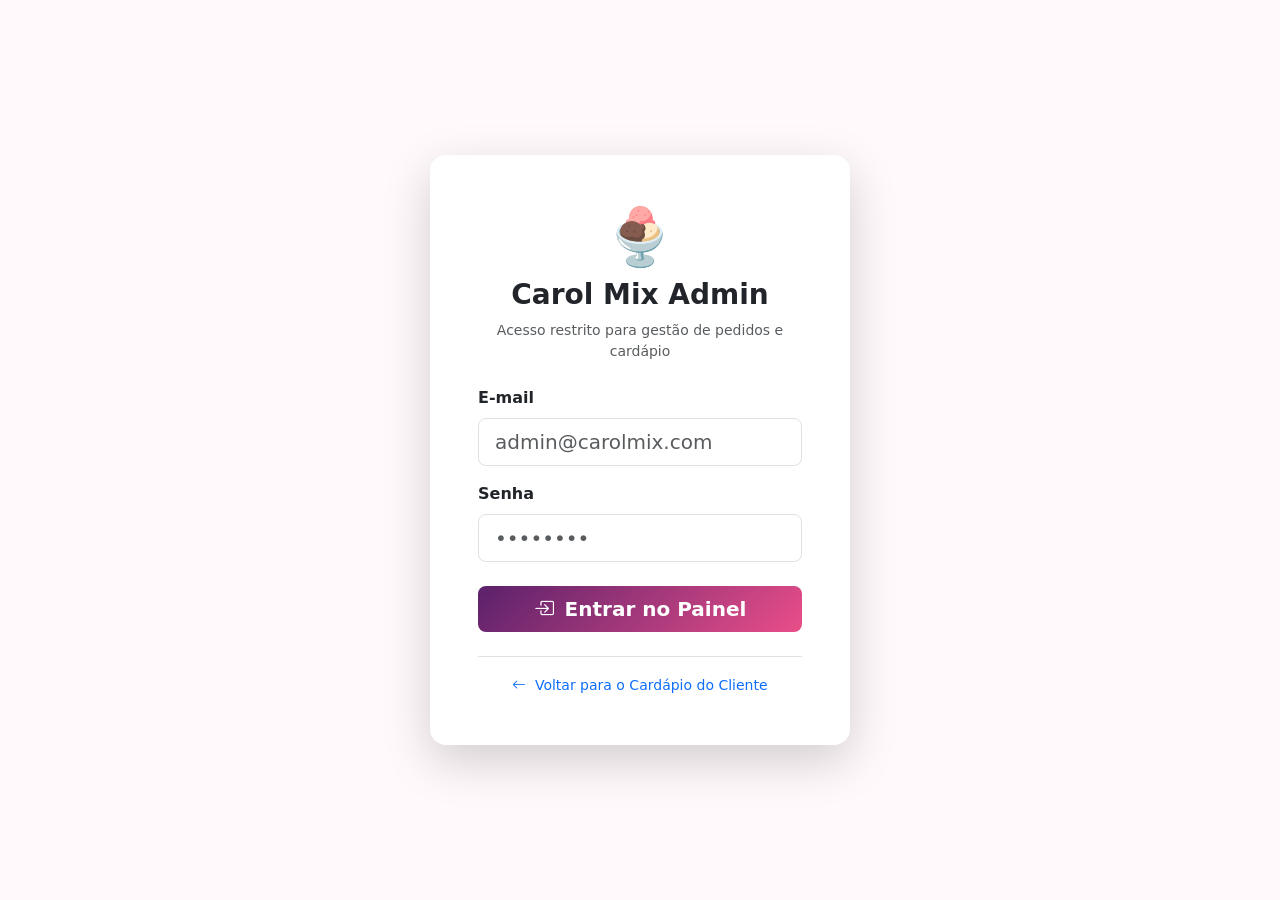
<file: frontend/admin.html>
<!DOCTYPE html>
<html lang="pt-BR">
<head>
  <meta charset="UTF-8" />
  <meta name="viewport" content="width=device-width, initial-scale=1.0" />
  <title>Carol Mix - Painel Administrativo</title>
  <link href="https://cdn.jsdelivr.net/npm/bootstrap@5.3.3/dist/css/bootstrap.min.css" rel="stylesheet" />
  <link href="https://cdn.jsdelivr.net/npm/bootstrap-icons@1.11.3/font/bootstrap-icons.min.css" rel="stylesheet" />
  <link href="css/styles.css" rel="stylesheet" />
</head>
<body>
  <!-- TELA DE LOGIN -->
  <section id="loginSection" class="min-vh-100 d-flex align-items-center justify-content-center p-3">
    <div class="card border-0 shadow-lg rounded-4" style="max-width: 420px; width: 100%;">
      <div class="card-body p-4 p-md-5">
        <div class="text-center mb-4">
          <div class="display-4">🍨</div>
          <h3 class="fw-bold mt-2">Carol Mix Admin</h3>
          <p class="text-muted small">Acesso restrito para gestão de pedidos e cardápio</p>
        </div>

        <div id="loginError" class="alert alert-danger py-2 small d-none"></div>

        <form id="loginForm">
          <div class="mb-3">
            <label class="form-label fw-semibold">E-mail</label>
            <input type="email" id="loginEmail" class="form-control form-control-lg" required placeholder="admin@carolmix.com" />
          </div>
          <div class="mb-4">
            <label class="form-label fw-semibold">Senha</label>
            <input type="password" id="loginPassword" class="form-control form-control-lg" required placeholder="••••••••" />
          </div>
          <button type="submit" class="btn btn-cm-primary btn-lg w-100" id="btnLogin">
            <i class="bi bi-box-arrow-in-right me-1"></i> Entrar no Painel
          </button>
        </form>

        <div class="text-center mt-4 pt-3 border-top">
          <a href="index.html" class="text-decoration-none small">
            <i class="bi bi-arrow-left me-1"></i> Voltar para o Cardápio do Cliente
          </a>
        </div>
      </div>
    </div>
  </section>

  <!-- PAINEL ADMINISTRATIVO -->
  <section id="dashboardSection" class="d-none">
    <nav class="navbar navbar-expand-lg navbar-dark cm-navbar sticky-top">
      <div class="container-fluid px-4">
        <span class="navbar-brand fw-bold d-flex align-items-center gap-2">
          <span>🍨</span> Carol Mix - Gestão
        </span>
        <div class="d-flex align-items-center gap-2 flex-wrap">
          <span class="badge bg-light text-dark d-inline-flex align-items-center gap-1">
            <span class="ws-dot bg-secondary" id="adminWsDot"></span>
            <span id="adminWsText">Conectando...</span>
          </span>
          <button class="btn btn-outline-light btn-sm" id="btnToggleSound" title="Ativar/Desativar alerta sonoro de novos pedidos">
            <i class="bi bi-volume-up-fill me-1" id="soundIcon"></i>
            <span id="soundLabel">Som Ativo</span>
          </button>
          <a href="https://cardapio-digital-api-uxry.onrender.com/apidocs/" target="_blank" class="btn btn-outline-light btn-sm">
            <i class="bi bi-file-earmark-code me-1"></i> Swagger API
          </a>
          <a href="index.html" target="_blank" class="btn btn-outline-light btn-sm">
            <i class="bi bi-shop me-1"></i> Ver Cardápio
          </a>
          <span class="text-white small d-none d-md-inline ms-2" id="adminUserName"></span>
          <button class="btn btn-danger btn-sm" id="btnLogout">
            <i class="bi bi-box-arrow-right me-1"></i> Sair
          </button>
        </div>
      </div>
    </nav>

    <main class="container-fluid px-4 py-4">
      <!-- Abas Principais -->
      <ul class="nav nav-pills mb-4 gap-2" id="adminTabs">
        <li class="nav-item">
          <button class="nav-link active fw-semibold" data-bs-toggle="pill" data-bs-target="#tabOrders">
            <i class="bi bi-receipt-cutoff me-1"></i> Pedidos em Tempo Real
            <span class="badge bg-danger ms-1" id="pendingOrdersCount">0</span>
          </button>
        </li>
        <li class="nav-item">
          <button class="nav-link fw-semibold" data-bs-toggle="pill" data-bs-target="#tabMenu">
            <i class="bi bi-card-list me-1"></i> Gerenciar Cardápio
          </button>
        </li>
        <li class="nav-item">
          <button class="nav-link fw-semibold" data-bs-toggle="pill" data-bs-target="#tabAddons">
            <i class="bi bi-plus-circle-dotted me-1"></i> Adicionais
          </button>
        </li>
      </ul>

      <div class="tab-content">
        <!-- PEDIDOS -->
        <div class="tab-pane fade show active" id="tabOrders">
          <div class="d-flex flex-wrap justify-content-between align-items-center gap-2 mb-3">
            <div class="btn-group flex-wrap" role="group" id="statusFilterGroup">
              <button class="btn btn-outline-primary active" data-status="">Todos</button>
              <button class="btn btn-outline-primary" data-status="Recebido">Recebido</button>
              <button class="btn btn-outline-warning" data-status="Em preparo">Em preparo</button>
              <button class="btn btn-outline-success" data-status="Pronto">Pronto</button>
              <button class="btn btn-outline-secondary" data-status="Entregue">Entregue</button>
              <button class="btn btn-outline-danger" data-status="Cancelado">Cancelado</button>
            </div>
            <button class="btn btn-sm btn-outline-dark" id="btnRefreshOrders">
              <i class="bi bi-arrow-clockwise me-1"></i> Atualizar Lista
            </button>
          </div>

          <div class="row g-3" id="adminOrdersGrid"></div>
        </div>

        <!-- GERENCIAR CARDÁPIO -->
        <div class="tab-pane fade" id="tabMenu">
          <div class="d-flex justify-content-between align-items-center mb-3">
            <h5 class="fw-bold mb-0">Itens do Cardápio</h5>
            <button class="btn btn-cm-primary" id="btnNewProduct">
              <i class="bi bi-plus-lg me-1"></i> Novo Produto
            </button>
          </div>
          <div class="card border-0 shadow-sm">
            <div class="table-responsive">
              <table class="table table-hover align-middle mb-0">
                <thead class="table-light">
                  <tr>
                    <th>Foto</th>
                    <th>Produto</th>
                    <th>Categoria</th>
                    <th>Preço Base</th>
                    <th>Tamanhos / Adicionais</th>
                    <th class="text-end">Ações</th>
                  </tr>
                </thead>
                <tbody id="adminProductsTableBody"></tbody>
              </table>
            </div>
          </div>
        </div>

        <!-- ADICIONAIS -->
        <div class="tab-pane fade" id="tabAddons">
          <div class="row g-4">
            <div class="col-md-5">
              <div class="card border-0 shadow-sm p-4">
                <h5 class="fw-bold mb-3">Cadastrar Novo Adicional</h5>
                <form id="addonForm">
                  <div class="mb-3">
                    <label class="form-label fw-semibold">Nome do Adicional *</label>
                    <input type="text" id="addonName" class="form-control" required placeholder="Ex: Creme de Ovomaltine" />
                  </div>
                  <div class="mb-3">
                    <label class="form-label fw-semibold">Preço (R$) *</label>
                    <input type="number" step="0.01" min="0" id="addonPrice" class="form-control" required placeholder="4.00" />
                  </div>
                  <button type="submit" class="btn btn-cm-primary w-100">
                    <i class="bi bi-plus-circle me-1"></i> Adicionar
                  </button>
                </form>
              </div>
            </div>
            <div class="col-md-7">
              <div class="card border-0 shadow-sm">
                <div class="table-responsive">
                  <table class="table table-hover align-middle mb-0">
                    <thead class="table-light">
                      <tr>
                        <th>Adicional</th>
                        <th>Preço</th>
                        <th class="text-end">Ação</th>
                      </tr>
                    </thead>
                    <tbody id="adminAddonsTableBody"></tbody>
                  </table>
                </div>
              </div>
            </div>
          </div>
        </div>
      </div>
    </main>
  </section>

  <!-- Cadastrar / Editar Produto -->
  <div class="modal fade" id="productFormModal" tabindex="-1">
    <div class="modal-dialog modal-lg modal-dialog-scrollable">
      <div class="modal-content border-0 shadow">
        <div class="modal-header">
          <h5 class="modal-title fw-bold" id="productModalTitle">Novo Produto</h5>
          <button type="button" class="btn-close" data-bs-dismiss="modal"></button>
        </div>
        <form id="productForm">
          <div class="modal-body">
            <input type="hidden" id="prodId" />
            <div class="row g-3">
              <div class="col-md-8">
                <label class="form-label fw-semibold">Nome do Produto *</label>
                <input type="text" id="prodName" class="form-control" required />
              </div>
              <div class="col-md-4">
                <label class="form-label fw-semibold">Categoria *</label>
                <select id="prodCategory" class="form-select" required></select>
              </div>
              <div class="col-md-4">
                <label class="form-label fw-semibold">Preço Base (R$) *</label>
                <input type="number" step="0.01" min="0" id="prodPrice" class="form-control" required />
              </div>
              <div class="col-md-8">
                <label class="form-label fw-semibold">Descrição Resumida (Card) *</label>
                <input type="text" id="prodShortDesc" class="form-control" maxlength="250" required />
              </div>
              <div class="col-12">
                <label class="form-label fw-semibold">Descrição Completa *</label>
                <textarea id="prodDesc" class="form-control" rows="2" required></textarea>
              </div>
              <div class="col-12">
                <label class="form-label fw-semibold">Ingredientes *</label>
                <textarea id="prodIngredients" class="form-control" rows="2" required placeholder="Liste os ingredientes separados por vírgula"></textarea>
              </div>

              <div class="col-md-6">
                <label class="form-label fw-semibold">Imagem do Produto (Upload)</label>
                <input type="file" id="prodImageFile" class="form-control" accept="image/*" />
                <small class="text-muted">Opcional. Se vazio, será exibida uma imagem ilustrativa.</small>
              </div>
              <div class="col-md-6">
                <label class="form-label fw-semibold">Ou URL da Imagem</label>
                <input type="text" id="prodImageUrl" class="form-control" placeholder="/uploads/... ou https://..." />
              </div>

              <div class="col-12">
                <div class="form-check form-switch">
                  <input class="form-check-input" type="checkbox" id="prodAllowAddons" checked />
                  <label class="form-check-label fw-semibold" for="prodAllowAddons">
                    Permitir que o cliente escolha adicionais neste produto
                  </label>
                </div>
              </div>

              <div class="col-12">
                <label class="form-label fw-semibold">Tamanhos Opcionais (um por linha no formato: Nome=Acréscimo)</label>
                <textarea id="prodSizesText" class="form-control font-monospace small" rows="3" placeholder="300 ml=0&#10;500 ml=6&#10;700 ml=12"></textarea>
                <small class="text-muted">Deixe em branco para produtos de tamanho único (como picolés).</small>
              </div>
            </div>
          </div>
          <div class="modal-footer">
            <button type="button" class="btn btn-outline-secondary" data-bs-dismiss="modal">Cancelar</button>
            <button type="submit" class="btn btn-cm-primary" id="btnSaveProduct">
              <i class="bi bi-check-lg me-1"></i> Salvar Produto
            </button>
          </div>
        </form>
      </div>
    </div>
  </div>

  <!-- Histórico de Status do Pedido -->
  <div class="modal fade" id="historyModal" tabindex="-1">
    <div class="modal-dialog modal-dialog-centered">
      <div class="modal-content border-0 shadow">
        <div class="modal-header">
          <h5 class="modal-title fw-bold" id="historyModalTitle">Histórico do Pedido</h5>
          <button type="button" class="btn-close" data-bs-dismiss="modal"></button>
        </div>
        <div class="modal-body" id="historyModalBody"></div>
      </div>
    </div>
  </div>

  <!-- Toasts -->
  <div class="toast-container position-fixed top-0 end-0 p-3" id="toastContainer" style="z-index: 1090;"></div>

  <script src="https://cdn.jsdelivr.net/npm/bootstrap@5.3.3/dist/js/bootstrap.bundle.min.js"></script>
  <script src="https://cdn.socket.io/4.7.5/socket.io.min.js"></script>
  <script src="js/config.js"></script>
  <script src="js/admin.js"></script>
</body>
</html>
</file>
<file: frontend/css/styles.css>
:root {
  --cm-purple: #5b216b;
  --cm-purple-dark: #3f144b;
  --cm-pink: #e94e89;
  --cm-pink-soft: #fde8f0;
  --cm-cream: #fff9fb;
  --cm-gold: #f59e0b;
}

body {
  background-color: var(--cm-cream);
  font-family: 'Segoe UI', system-ui, -apple-system, sans-serif;
  color: #2d2233;
}

.cm-navbar {
  background: linear-gradient(135deg, var(--cm-purple-dark), var(--cm-purple));
  box-shadow: 0 4px 16px rgba(63, 20, 75, 0.18);
}

.cm-hero {
  background: linear-gradient(135deg, rgba(91, 33, 107, 0.94), rgba(233, 78, 137, 0.88));
  color: #fff;
  border-radius: 1.25rem;
  padding: 2rem;
  box-shadow: 0 10px 28px rgba(91, 33, 107, 0.18);
}

.category-pill {
  border: 2px solid #ead8ee;
  background-color: #fff;
  color: var(--cm-purple);
  font-weight: 600;
  border-radius: 999px;
  padding: 0.5rem 1.15rem;
  transition: all 0.2s ease;
  white-space: nowrap;
}

.category-pill:hover,
.category-pill.active {
  background: linear-gradient(135deg, var(--cm-purple), var(--cm-pink));
  border-color: transparent;
  color: #fff;
  transform: translateY(-1px);
  box-shadow: 0 6px 14px rgba(233, 78, 137, 0.25);
}

.product-card {
  border: none;
  border-radius: 1rem;
  overflow: hidden;
  transition: transform 0.2s ease, box-shadow 0.2s ease;
  cursor: pointer;
  background: #fff;
}

.product-card:hover {
  transform: translateY(-4px);
  box-shadow: 0 12px 26px rgba(91, 33, 107, 0.14);
}

.product-img-wrapper {
  height: 190px;
  overflow: hidden;
  background-color: var(--cm-pink-soft);
  position: relative;
}

.product-img-wrapper img {
  width: 100%;
  height: 100%;
  object-fit: cover;
}

.price-tag {
  color: var(--cm-purple);
  font-weight: 800;
  font-size: 1.15rem;
}

.btn-cm-primary {
  background: linear-gradient(135deg, var(--cm-purple), var(--cm-pink));
  border: none;
  color: #fff;
  font-weight: 600;
}

.btn-cm-primary:hover {
  background: linear-gradient(135deg, var(--cm-purple-dark), #d43c77);
  color: #fff;
}

.cart-fab {
  position: fixed;
  bottom: 1.5rem;
  right: 1.5rem;
  z-index: 1030;
  border-radius: 999px;
  padding: 0.85rem 1.35rem;
  box-shadow: 0 10px 25px rgba(91, 33, 107, 0.35);
}

/* Status badges & Stepper */
.status-badge-Recebido { background-color: #0d6efd; color: #fff; }
.status-badge-Em-preparo { background-color: #f59e0b; color: #1f1600; }
.status-badge-Pronto { background-color: #198754; color: #fff; }
.status-badge-Entregue { background-color: #6c757d; color: #fff; }
.status-badge-Cancelado { background-color: #dc3545; color: #fff; }

.order-stepper {
  display: flex;
  justify-content: space-between;
  position: relative;
  margin: 1rem 0 0.5rem;
}

.order-stepper::before {
  content: "";
  position: absolute;
  top: 15px;
  left: 8%;
  right: 8%;
  height: 3px;
  background: #e9ecef;
  z-index: 0;
}

.step-item {
  position: relative;
  z-index: 1;
  text-align: center;
  flex: 1;
}

.step-dot {
  width: 32px;
  height: 32px;
  border-radius: 50%;
  background: #e9ecef;
  color: #6c757d;
  display: inline-flex;
  align-items: center;
  justify-content: center;
  font-size: 0.85rem;
  font-weight: 700;
  margin-bottom: 0.25rem;
}

.step-item.completed .step-dot {
  background: var(--cm-purple);
  color: #fff;
}

.step-item.current .step-dot {
  background: var(--cm-pink);
  color: #fff;
  box-shadow: 0 0 0 5px rgba(233, 78, 137, 0.22);
}

/* Destaque para pedido recém-chegado no Admin */
@keyframes pulseHighlight {
  0% { background-color: #fff3cd; }
  50% { background-color: #ffe69c; }
  100% { background-color: #ffffff; }
}

.new-order-flash {
  animation: pulseHighlight 2.6s ease-in-out 2;
  border-left: 5px solid var(--cm-pink) !important;
}

.ws-dot {
  width: 10px;
  height: 10px;
  border-radius: 50%;
  display: inline-block;
}
</file>
